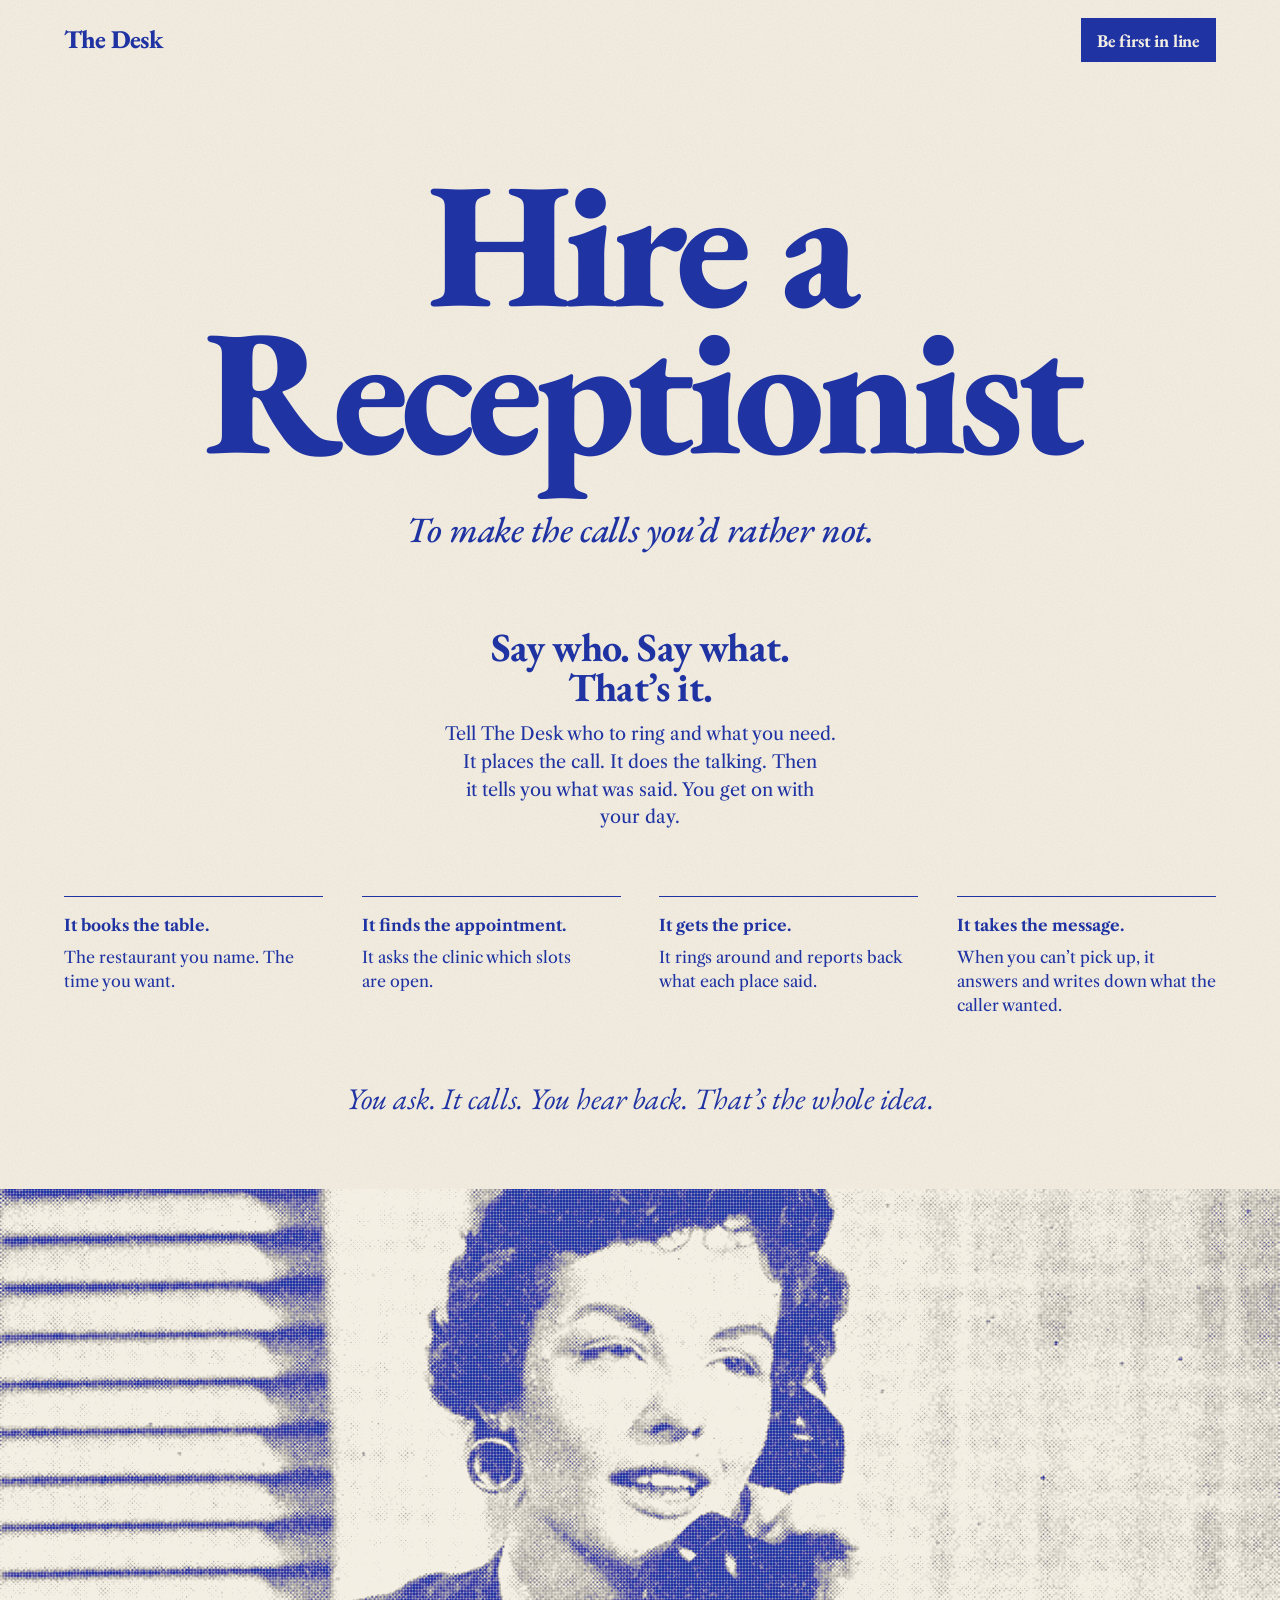
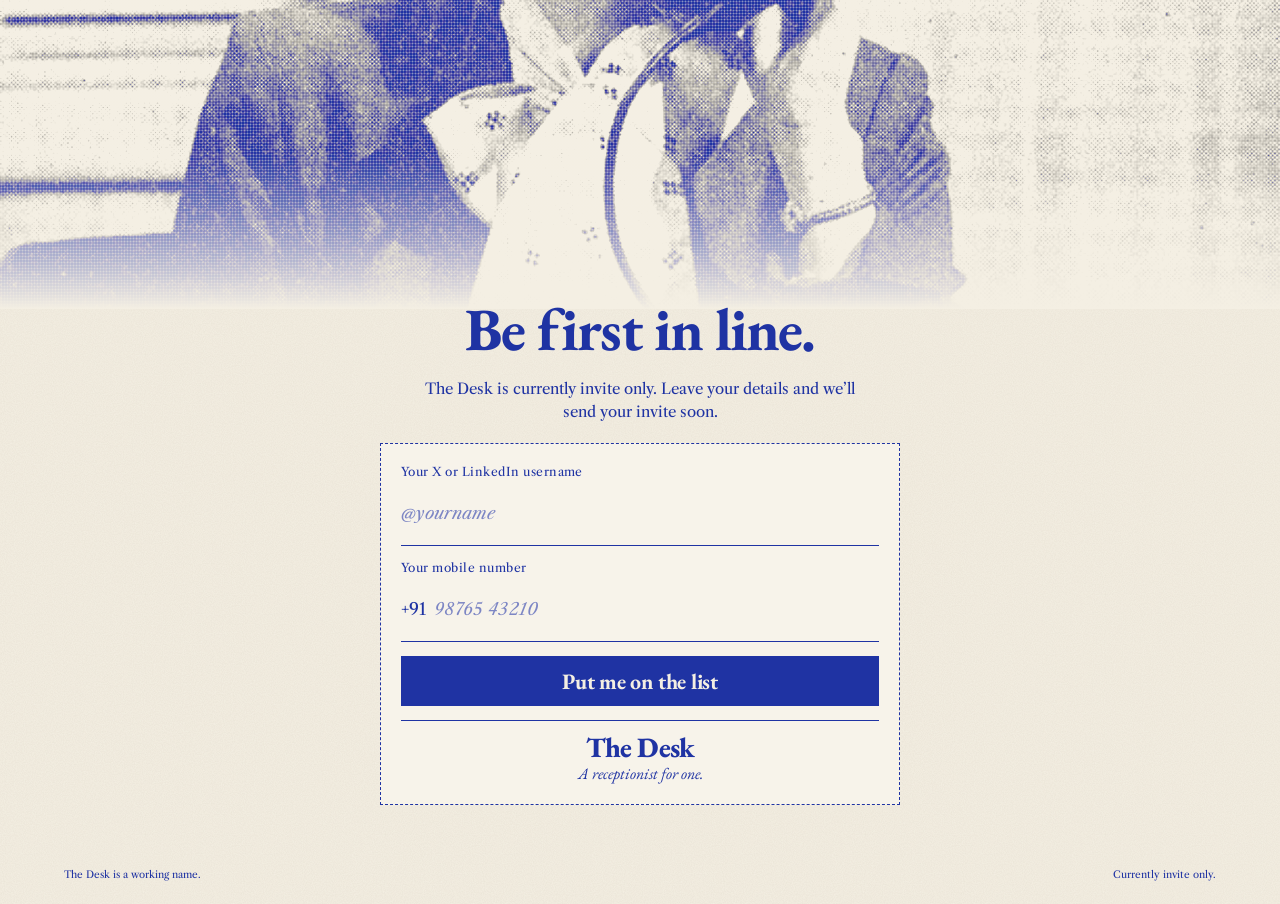
<file: web/index.html>
<!DOCTYPE html>
<html lang="en">
<head>
<meta charset="utf-8">
<meta name="viewport" content="width=device-width, initial-scale=1">
<title>The Desk · Hire a Receptionist</title>
<meta name="description" content="Tell The Desk who to ring and what you need. It places the call, does the talking, then tells you what was said.">
<link rel="preconnect" href="https://fonts.googleapis.com">
<link rel="preconnect" href="https://fonts.gstatic.com" crossorigin>
<link href="https://fonts.googleapis.com/css2?family=EB+Garamond:ital,wght@0,500;0,700;0,800;1,500&family=Libre+Caslon+Text:ital,wght@0,400;0,700;1,400&display=swap" rel="stylesheet">
<link rel="stylesheet" href="styles.css">
<!-- The waitlist edge function: https://<project-ref>.supabase.co/functions/v1/waitlist. Empty = demo, nothing is sent. -->
<meta name="desk-waitlist-url" content="">
</head>
<body>
<div class="page">
<article class="sheet">

<nav class="topbar">
  <span class="brand">The Desk</span>
  <a class="cta-link" href="#signup">Be first in line</a>
</nav>

<header class="headline">
  <h1>Hire a Receptionist</h1>
  <p class="dek">To make the calls you’d rather not.</p>
</header>

<section class="copy">
  <div class="intro">
    <p class="intro-title">Say who. Say what. That’s it.</p>
    <p class="intro-body">Tell The Desk who to ring and what you need. It places the call. It does the talking. Then it tells you what was said. You get on with your day.</p>
  </div>
  <div class="uses">
    <div class="use">
      <p class="use-title">It books the table.</p>
      <p>The restaurant you name. The time you want.</p>
    </div>
    <div class="use">
      <p class="use-title">It finds the appointment.</p>
      <p>It asks the clinic which slots are open.</p>
    </div>
    <div class="use">
      <p class="use-title">It gets the price.</p>
      <p>It rings around and reports back what each place said.</p>
    </div>
    <div class="use">
      <p class="use-title">It takes the message.</p>
      <p>When you can’t pick up, it answers and writes down what the caller wanted.</p>
    </div>
  </div>
  <p class="kicker">You ask. It calls. You hear back. That’s the whole idea.</p>
</section>

<figure class="photo">
  <img src="assets/secretary.jpg" alt="Person at a desk speaking on the telephone">
  <div class="photo-ink" aria-hidden="true"></div>
  <div class="photo-dots" aria-hidden="true"></div>
  <div class="photo-fade" aria-hidden="true"></div>
</figure>

<section id="signup" class="signup">
  <p class="signup-title">Be first in line.</p>
  <p class="signup-note">The Desk is currently invite only. Leave your details and we’ll send your invite soon.</p>
  <div class="coupon">
    <form id="invite-form" class="invite-form">
      <label>Your X or LinkedIn username
        <input type="text" name="handle" required placeholder="@yourname" autocomplete="username">
      </label>
      <label>Your mobile number
        <span class="phone-field">
          <span class="phone-cc">+91</span>
          <input type="tel" name="phone" required inputmode="numeric" placeholder="98765 43210" autocomplete="tel-national">
        </span>
      </label>
      <label class="trap" aria-hidden="true">Leave this empty
        <input type="text" name="hp" tabindex="-1" autocomplete="off">
      </label>
      <p id="invite-error" class="form-error" hidden role="alert"></p>
      <button type="submit">Put me on the list</button>
    </form>
    <p id="invite-thanks" class="thanks" hidden role="status">You’re on the list. We’ll be in touch at <span id="invite-phone"></span>.</p>
    <div class="coupon-sign">
      <span class="coupon-name">The Desk</span>
      <span class="coupon-tag">A receptionist for one.</span>
    </div>
  </div>
</section>

<footer class="footer">
  <span>The Desk is a working name.</span>
  <span>Currently invite only.</span>
</footer>
</article>
</div>
<script src="main.js"></script>
</body>
</html>
</file>
<file: web/styles.css>
/* The Desk landing page. Recreated from the Claude Design "Receptionist Ad" mockup. */

:root {
  --ink: #1f33a3;
  --ink-deep: #0f1c66;
  --paper: #f4efe3;
  --paper-card: #f7f3ea;
  --surround: #d9d2c1;
  --placeholder: #7d86c4;
  --gutter: clamp(20px, 5vw, 72px);
  --display: 'EB Garamond', serif;
  --text: 'Libre Caslon Text', Georgia, serif;
}

html { scroll-behavior: smooth; }
body { margin: 0; background: var(--surround); }
a { color: var(--ink); }
a:hover { color: var(--ink-deep); }
input::placeholder { color: var(--placeholder); font-style: italic; }

.page {
  min-height: 100vh;
  display: flex;
  justify-content: center;
  background: var(--surround);
}

.sheet {
  width: 100%;
  min-height: 100vh;
  background-color: var(--paper);
  background-image: url("data:image/svg+xml;utf8,<svg xmlns='http://www.w3.org/2000/svg' width='240' height='240'><filter id='n'><feTurbulence type='fractalNoise' baseFrequency='.9' numOctaves='3' stitchTiles='stitch'/><feColorMatrix values='0 0 0 0 .4  0 0 0 0 .35  0 0 0 0 .25  0 0 0 .13 0'/></filter><rect width='100%' height='100%' filter='url(%23n)'/></svg>");
  color: var(--ink);
  font-family: var(--text);
  display: flex;
  flex-direction: column;
  position: relative;
}

/* Top bar */
.topbar {
  padding: 18px var(--gutter);
  display: flex;
  justify-content: space-between;
  align-items: center;
  gap: 16px;
}
.brand {
  min-width: 0;
  font-family: var(--display);
  font-weight: 800;
  font-size: clamp(20px, 2vw, 26px);
  letter-spacing: -.03em;
  line-height: 1;
}
.cta-link {
  display: flex;
  align-items: center;
  justify-content: center;
  flex-shrink: 0;
  white-space: nowrap;
  min-height: 44px;
  padding: 0 16px;
  background: var(--ink);
  color: var(--paper);
  text-decoration: none;
  font-family: var(--display);
  font-weight: 700;
  font-size: 18px;
  letter-spacing: -.01em;
}
.cta-link:hover { background: var(--ink-deep); color: var(--paper); }

/* Headline */
.headline {
  padding: clamp(40px, 7vw, 96px) var(--gutter) 0;
  display: flex;
  flex-direction: column;
  align-items: center;
  text-align: center;
  gap: clamp(10px, 1.6vw, 20px);
}
.headline h1 {
  margin: 0;
  font-family: var(--display);
  font-weight: 800;
  font-size: clamp(68px, 14vw, 184px);
  line-height: .82;
  letter-spacing: -.045em;
  padding-bottom: .14em;
  text-wrap: balance;
  max-width: 9ch;
}
.dek {
  margin: 0;
  font-family: var(--display);
  font-style: italic;
  font-weight: 500;
  font-size: clamp(22px, 3vw, 36px);
  line-height: 1.15;
  letter-spacing: -.01em;
  max-width: 26ch;
  text-wrap: pretty;
}

/* Copy */
.copy {
  padding: clamp(40px, 6vw, 80px) var(--gutter) clamp(40px, 6vw, 72px);
  display: flex;
  flex-direction: column;
  align-items: center;
  gap: clamp(40px, 5vw, 64px);
  font-size: 16px;
  line-height: 1.5;
}
.intro {
  max-width: 40ch;
  display: flex;
  flex-direction: column;
  align-items: center;
  gap: 14px;
  text-align: center;
}
.intro p, .use p, .kicker { margin: 0; }
.intro-title {
  font-family: var(--display);
  font-weight: 700;
  font-size: clamp(28px, 3.4vw, 40px);
  line-height: 1;
  letter-spacing: -.02em;
}
.intro-body { font-size: 18px; line-height: 1.55; text-wrap: pretty; }
.uses {
  width: 100%;
  display: grid;
  grid-template-columns: repeat(auto-fit, minmax(min(100%, 220px), 1fr));
  gap: clamp(24px, 3vw, 40px);
}
.use {
  border-top: 1.5px solid var(--ink);
  padding-top: 16px;
  display: flex;
  flex-direction: column;
  gap: 8px;
}
.use p { text-wrap: pretty; }
.use .use-title { font-weight: 700; }
.kicker {
  text-align: center;
  font-family: var(--display);
  font-style: italic;
  font-size: clamp(22px, 2.6vw, 30px);
  line-height: 1.2;
}

/* Photo, printed in blue ink */
.photo {
  margin: 0;
  position: relative;
  height: clamp(380px, 62vw, 720px);
  overflow: hidden;
  background: var(--paper);
}
.photo img {
  width: 100%;
  height: 100%;
  object-fit: cover;
  object-position: 50% 20%;
  display: block;
  filter: grayscale(1) contrast(1.35) brightness(1.08);
  mix-blend-mode: multiply;
}
.photo-ink, .photo-dots, .photo-fade { position: absolute; pointer-events: none; }
.photo-ink { inset: 0; background: var(--ink); mix-blend-mode: lighten; }
.photo-dots {
  inset: 0;
  background-image: radial-gradient(rgba(244, 239, 227, .5) .7px, transparent 1.2px);
  background-size: 3px 3px;
}
.photo-fade {
  inset: auto 0 0 0;
  height: 22%;
  background: linear-gradient(to bottom, rgba(244, 239, 227, 0), var(--paper));
}

/* Signup */
.signup {
  scroll-margin-top: 24px;
  padding: 0 var(--gutter) clamp(32px, 4vw, 48px);
  display: flex;
  flex-direction: column;
  align-items: center;
  gap: 20px;
  text-align: center;
  margin-top: -8px;
  position: relative;
}
.signup-title {
  margin: 0;
  font-family: var(--display);
  font-weight: 700;
  font-size: clamp(34px, 5vw, 60px);
  line-height: .95;
  letter-spacing: -.03em;
}
.signup-note {
  margin: 0;
  max-width: 44ch;
  font-size: 15px;
  line-height: 1.5;
  text-wrap: pretty;
}
.coupon {
  box-sizing: border-box;
  width: 100%;
  max-width: 520px;
  border: 1.5px dashed var(--ink);
  padding: 20px;
  display: flex;
  flex-direction: column;
  gap: 14px;
  text-align: left;
  background: var(--paper-card);
}
.invite-form { display: flex; flex-direction: column; gap: 14px; }
.invite-form[hidden], .thanks[hidden] { display: none; }
.invite-form label {
  display: flex;
  flex-direction: column;
  gap: 2px;
  font-size: 12px;
  letter-spacing: .04em;
}
.invite-form input {
  font-family: var(--text);
  font-size: 17px;
  color: var(--ink);
  background: transparent;
  border: none;
  border-bottom: 1px solid var(--ink);
  border-radius: 0;
  padding: 10px 0;
  outline: none;
  min-height: 44px;
}
.phone-field {
  display: flex;
  align-items: center;
  gap: 8px;
  border-bottom: 1px solid var(--ink);
}
.phone-cc { font-family: var(--text); font-size: 17px; letter-spacing: 0; }
.invite-form .phone-field input { flex: 1; min-width: 0; border-bottom: none; letter-spacing: .02em; }
.invite-form button {
  min-height: 50px;
  background: var(--ink);
  color: var(--paper);
  border: none;
  border-radius: 0;
  font-family: var(--display);
  font-weight: 700;
  font-size: 22px;
  letter-spacing: -.01em;
  cursor: pointer;
}
.invite-form button:hover { background: var(--ink-deep); }
.invite-form button:disabled { opacity: .6; cursor: wait; }
.invite-form .trap { position: absolute; left: -9999px; width: 1px; height: 1px; overflow: hidden; }
.form-error { margin: 0; font-size: 14px; line-height: 1.4; font-style: italic; }
.form-error[hidden] { display: none; }
.thanks { margin: 0; font-size: 16px; line-height: 1.5; }
.coupon-sign {
  border-top: 1px solid var(--ink);
  padding-top: 12px;
  display: flex;
  flex-direction: column;
  align-items: center;
  gap: 2px;
  text-align: center;
}
.coupon-name {
  font-family: var(--display);
  font-weight: 800;
  font-size: 28px;
  letter-spacing: -.03em;
  line-height: 1;
}
.coupon-tag { font-family: var(--display); font-style: italic; font-size: 16px; }

/* Footer */
.footer {
  margin-top: auto;
  padding: 14px var(--gutter) 22px;
  display: flex;
  flex-wrap: wrap;
  justify-content: space-between;
  gap: 8px;
  font-size: 10px;
  line-height: 1.5;
}
</file>
